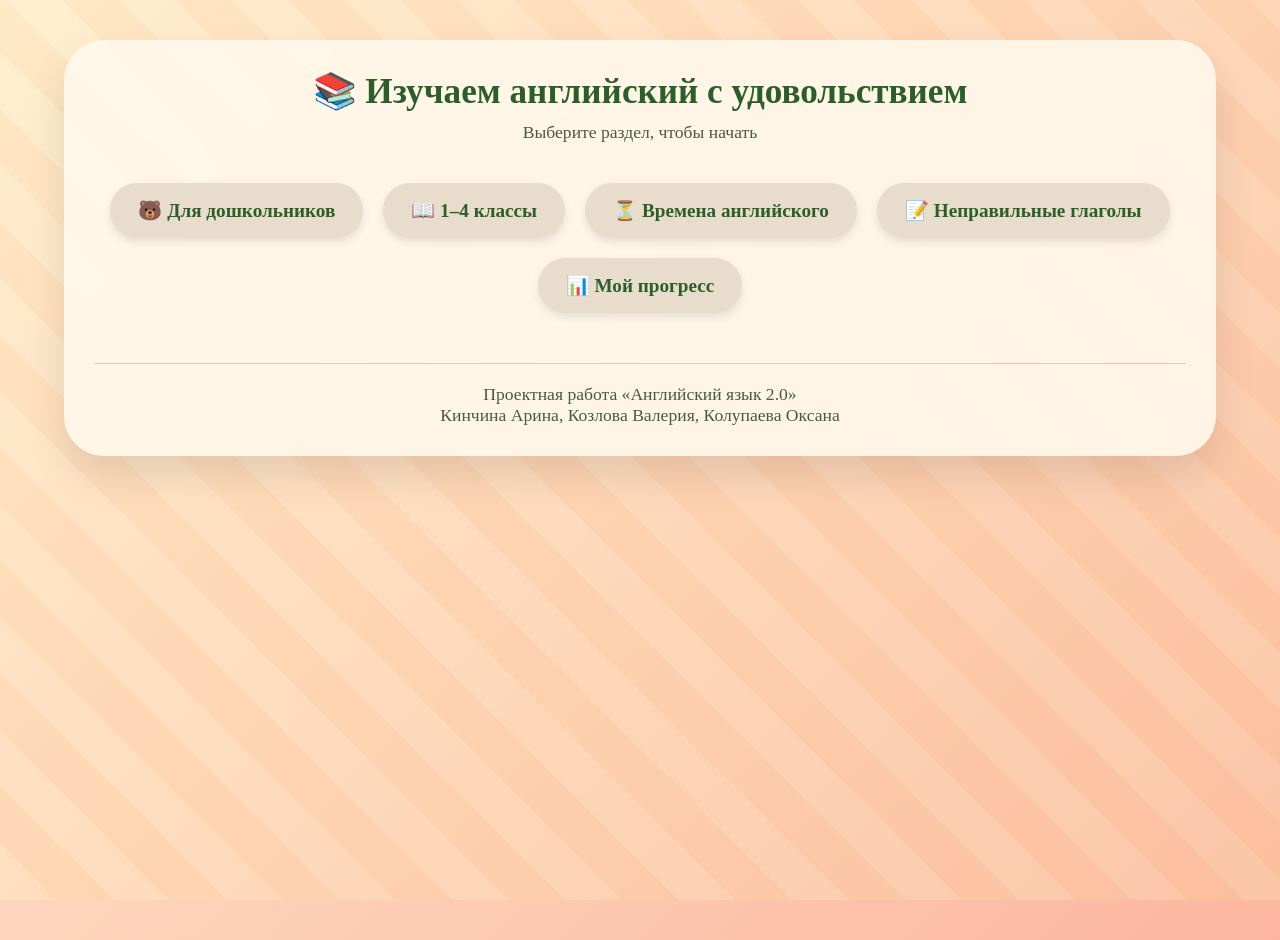
<file: index.html>
<!DOCTYPE html>
<html lang="ru">
<head>
    <meta charset="UTF-8">
    <meta name="viewport" content="width=device-width, initial-scale=1.0">
    <title>English Learning Hub</title>
    <link rel="stylesheet" href="style.css">
</head>
<body class="page-index">
    <!-- Контейнер для плавающих игрушек -->
    <div class="floating-toys"></div>

    <div class="container">
        <header>
            <h1>📚 Изучаем английский с удовольствием</h1>
            <p>Выберите раздел, чтобы начать</p>
        </header>

        <div class="buttons-grid">
            <a href="preschool.html" class="btn">🐻 Для дошкольников</a>
            <a href="grades1-4.html" class="btn">📖 1–4 классы</a>
            <a href="tenses.html" class="btn">⏳ Времена английского</a>
            <a href="irregular-verbs.html" class="btn">📝 Неправильные глаголы</a>
            <a href="progress.html" class="btn">📊 Мой прогресс</a>
        </div>

        <!-- Подпись внизу -->
        <footer style="text-align: center; margin-top: 50px; padding-top: 20px; border-top: 1px solid #dccbbc; color: #6b5a48;">
            <p>Проектная работа «Английский язык 2.0»</p>
            <p>Кинчина Арина, Козлова Валерия, Колупаева Оксана</p>
        </footer>
    </div>

    <script src="script.js"></script>
</body>
</html>
</file>
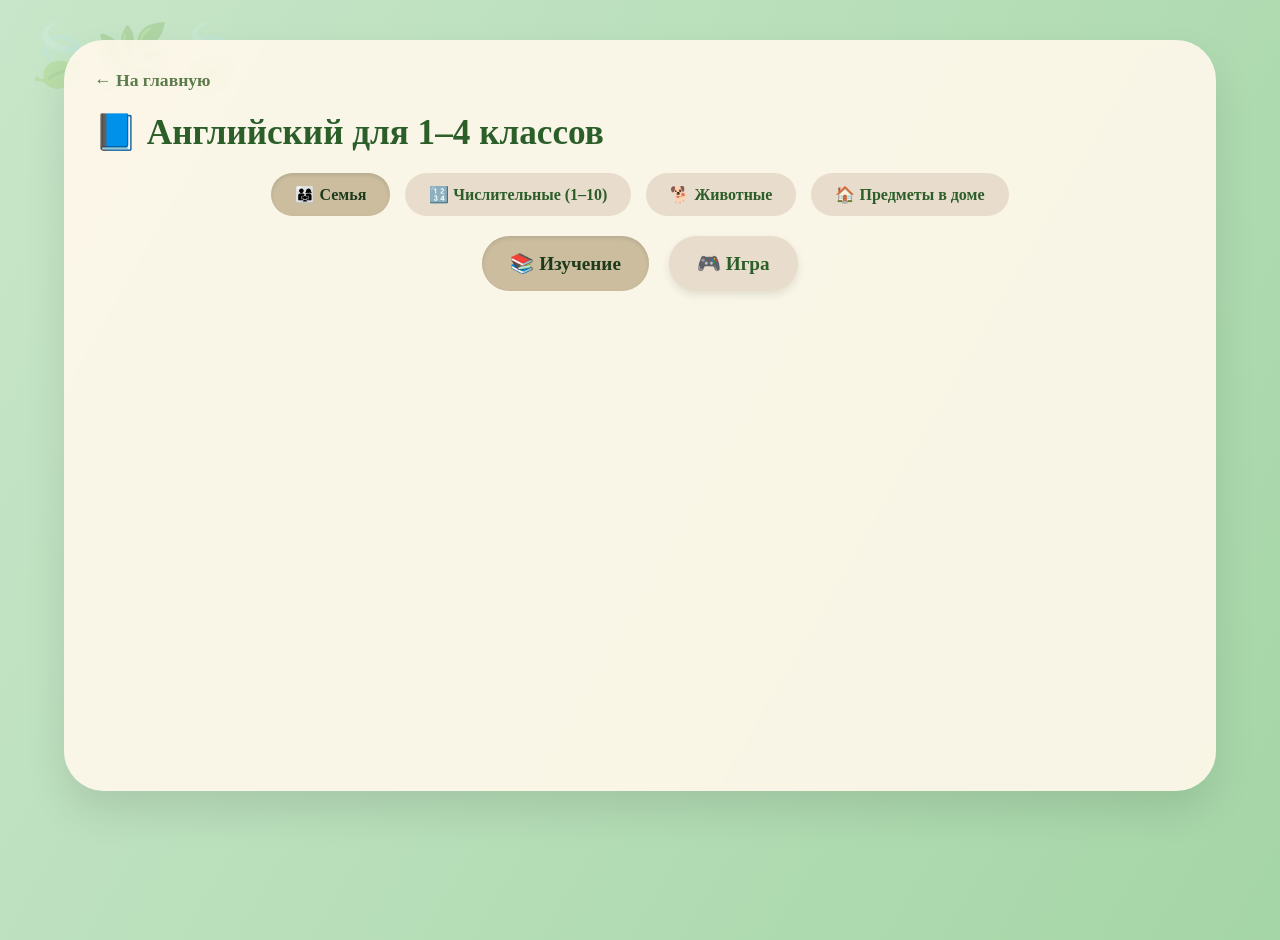
<file: grades1-4.html>
<!DOCTYPE html>
<html lang="ru">
<head>
    <meta charset="UTF-8">
    <meta name="viewport" content="width=device-width, initial-scale=1.0">
    <title>1–4 классы | English Learning</title>
    <link rel="stylesheet" href="style.css">
</head>
<body class="page-grades">
    <div class="container">
        <a href="index.html" class="back-link">← На главную</a>
        <h1>📘 Английский для 1–4 классов</h1>
        
        <div class="mode-buttons">
            <button class="mode-btn active" data-topic="family">👨‍👩‍👧 Семья</button>
            <button class="mode-btn" data-topic="numbers">🔢 Числительные (1–10)</button>
            <button class="mode-btn" data-topic="animals">🐕 Животные</button>
            <button class="mode-btn" data-topic="house">🏠 Предметы в доме</button>
        </div>

        <!-- Новые кнопки выбора режима -->
        <div class="study-play-buttons" style="display: flex; justify-content: center; gap: 20px; margin: 20px 0;">
            <button id="study-mode-btn" class="btn active-mode">📚 Изучение</button>
            <button id="game-mode-btn" class="btn">🎮 Игра</button>
        </div>

        <div id="content-area" class="content-area"></div>
    </div>

    <script src="script.js"></script>
</body>
</html>
</file>
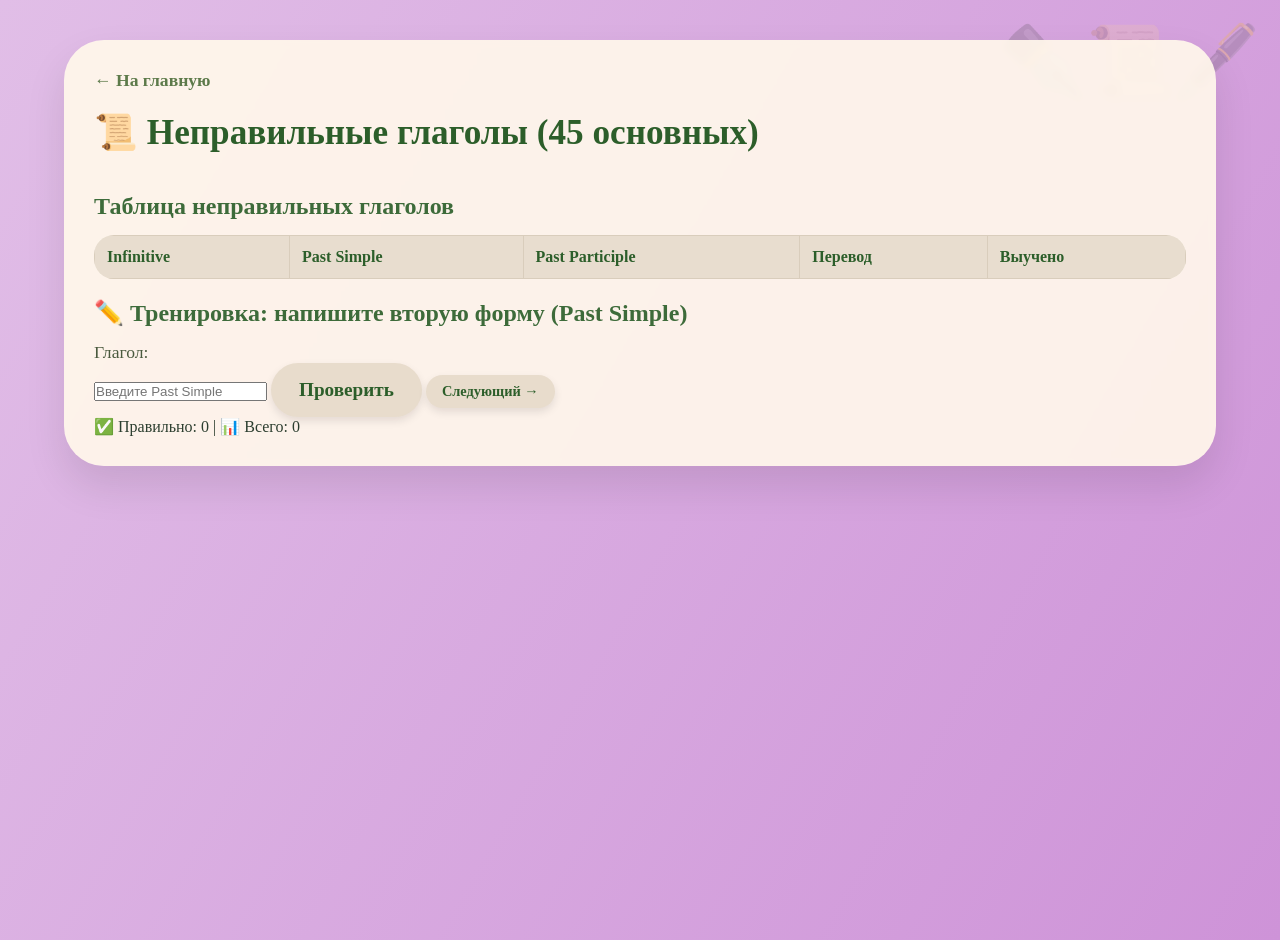
<file: irregular-verbs.html>
<!DOCTYPE html>
<html lang="ru">
<head>
    <meta charset="UTF-8">
    <meta name="viewport" content="width=device-width, initial-scale=1.0">
    <title>Неправильные глаголы | English Learning</title>
    <link rel="stylesheet" href="style.css">
</head>
<body class="page-verbs">
    <div class="container">
        <a href="index.html" class="back-link">← На главную</a>
        <h1>📜 Неправильные глаголы (45 основных)</h1>
        
        <div class="verbs-table">
            <h2>Таблица неправильных глаголов</h2>
            <div style="overflow-x: auto;">
                <table>
                    <thead>
                        <tr><th>Infinitive</th><th>Past Simple</th><th>Past Participle</th><th>Перевод</th><th>Выучено</th> </>
                    </thead>
                    <tbody id="verbs-table-body">
                        <!-- Таблица будет заполнена динамически через JavaScript, чтобы не дублировать данные -->
                    </tbody>
                </table>
            </div>
        </div>

        <div id="verb-training" class="verb-training">
            <h2>✏️ Тренировка: напишите вторую форму (Past Simple)</h2>
            <div class="verb-question">
                <p>Глагол: <strong id="verb-infinitive"></strong></p>
                <input type="text" id="verb-input" class="verb-input" placeholder="Введите Past Simple">
                <button id="check-verb" class="btn">Проверить</button>
                <button id="next-verb" class="btn small">Следующий →</button>
            </div>
            <div id="verb-feedback" class="verb-feedback"></div>
            <div class="verb-stats">
                <span>✅ Правильно: <span id="verb-correct-count">0</span></span> |
                <span>📊 Всего: <span id="verb-total-count">0</span></span>
            </div>
        </div>
    </div>
    <script src="script.js"></script>
</body>
</html>
</file>
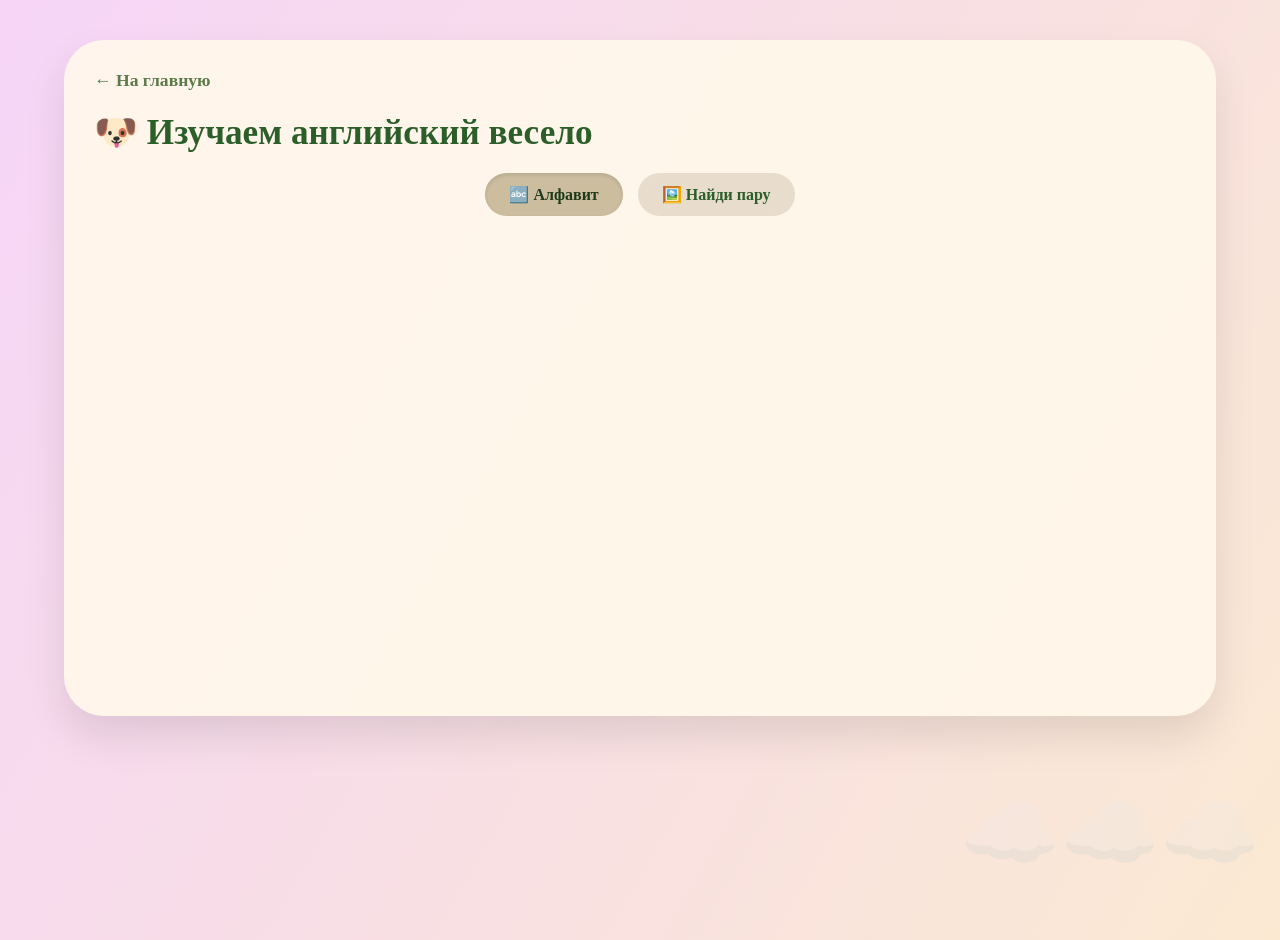
<file: preschool.html>
<!DOCTYPE html>
<html lang="ru">
<head>
    <meta charset="UTF-8">
    <meta name="viewport" content="width=device-width, initial-scale=1.0">
    <title>Для дошкольников | English Learning</title>
    <link rel="stylesheet" href="style.css">
</head>
<body class="page-preschool">
    <div class="container">
        <a href="index.html" class="back-link">← На главную</a>
        <h1>🐶 Изучаем английский весело</h1>
        
        <div class="mode-buttons">
            <button class="mode-btn active" data-mode="alphabet">🔤 Алфавит</button>
            <button class="mode-btn" data-mode="matching">🖼️ Найди пару</button>
        </div>

        <div id="content-area" class="content-area"></div>
    </div>

    <script src="script.js"></script>
</body>
</html>
</file>
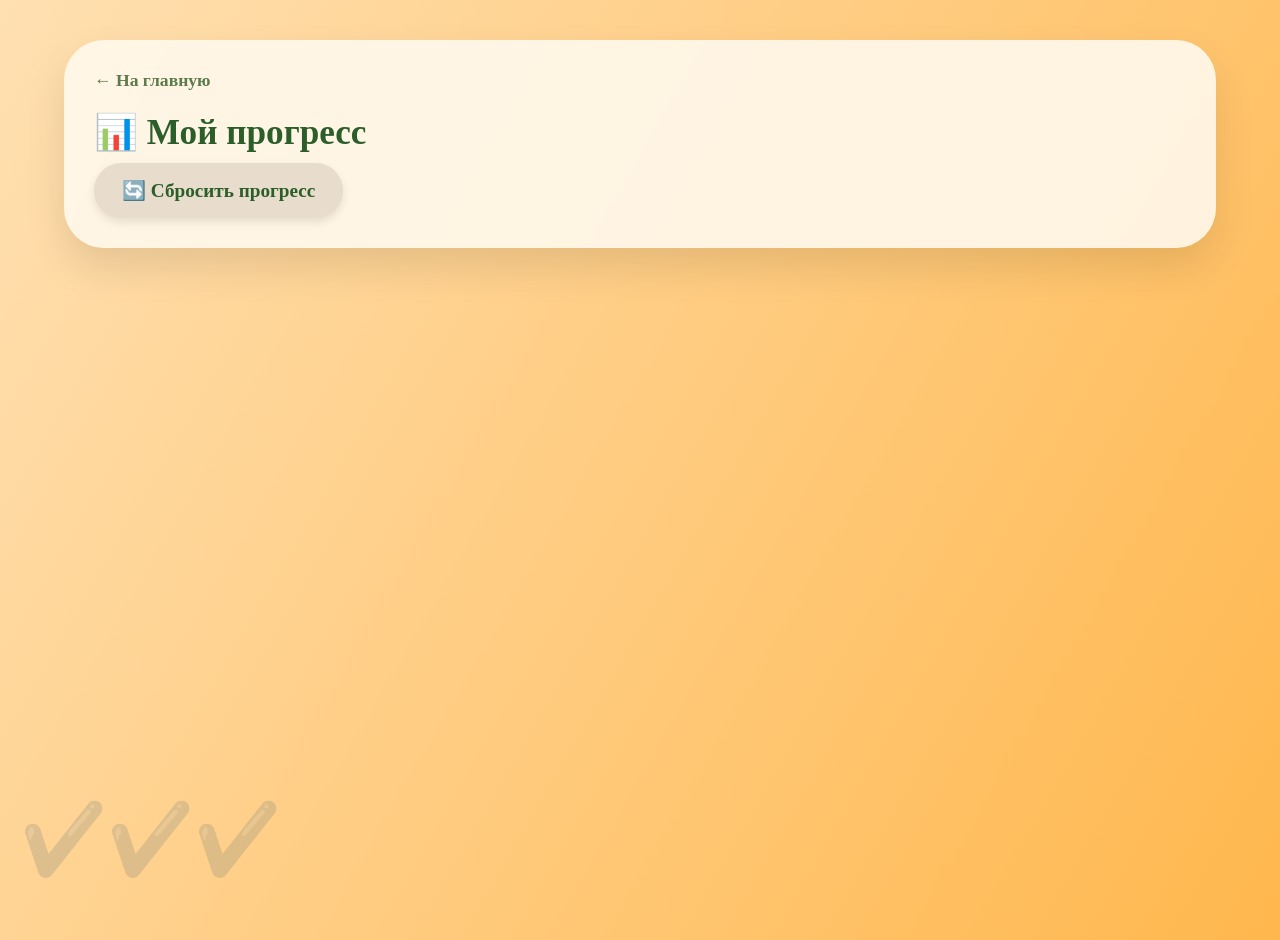
<file: progress.html>
<!DOCTYPE html>
<html lang="ru">
<head>
    <meta charset="UTF-8">
    <meta name="viewport" content="width=device-width, initial-scale=1.0">
    <title>Мой прогресс | English Learning</title>
    <link rel="stylesheet" href="style.css">
</head>
<body class="page-progress">
    <div class="container">
        <a href="index.html" class="back-link">← На главную</a>
        <h1>📊 Мой прогресс</h1>
        <div id="progress-stats"></div>
        <button id="reset-progress" class="btn">🔄 Сбросить прогресс</button>
    </div>
    <script src="script.js"></script>
</body>
</html>
</file>
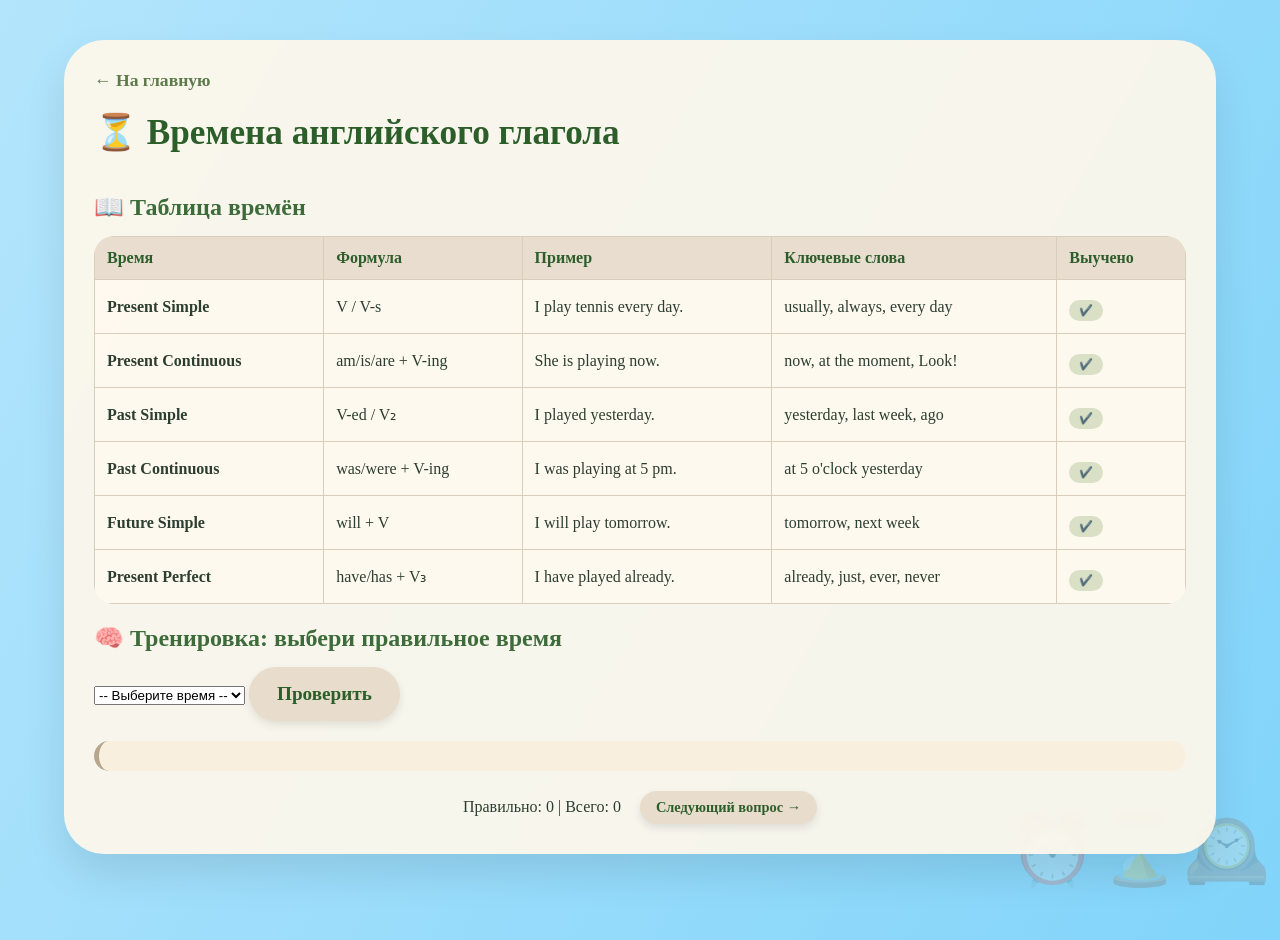
<file: tenses.html>
<!DOCTYPE html>
<html lang="ru">
<head>
    <meta charset="UTF-8">
    <meta name="viewport" content="width=device-width, initial-scale=1.0">
    <title>Времена английского | English Learning</title>
    <link rel="stylesheet" href="style.css">
</head>
<body class="page-tenses">
    <div class="container">
        <a href="index.html" class="back-link">← На главную</a>
        <h1>⏳ Времена английского глагола</h1>
        
        <div class="tenses-table">
            <h2>📖 Таблица времён</h2>
             <table>
                <thead>
                    <tr><th>Время</th><th>Формула</th><th>Пример</th><th>Ключевые слова</th><th>Выучено</th></tr>
                </thead>
                <tbody>
                    <tr><td><strong>Present Simple</strong></td><td>V / V-s</td><td>I play tennis every day.</td><td>usually, always, every day</td><td><button class="mark-btn" data-topic="tense_present_simple">✔️</button></td></tr>
                    <tr><td><strong>Present Continuous</strong></td><td>am/is/are + V-ing</td><td>She is playing now.</td><td>now, at the moment, Look!</td><td><button class="mark-btn" data-topic="tense_present_continuous">✔️</button></td></tr>
                    <tr><td><strong>Past Simple</strong></td><td>V-ed / V₂</td><td>I played yesterday.</td><td>yesterday, last week, ago</td><td><button class="mark-btn" data-topic="tense_past_simple">✔️</button></td></tr>
                    <tr><td><strong>Past Continuous</strong></td><td>was/were + V-ing</td><td>I was playing at 5 pm.</td><td>at 5 o'clock yesterday</td><td><button class="mark-btn" data-topic="tense_past_continuous">✔️</button></td></tr>
                    <tr><td><strong>Future Simple</strong></td><td>will + V</td><td>I will play tomorrow.</td><td>tomorrow, next week</td><td><button class="mark-btn" data-topic="tense_future_simple">✔️</button></td></tr>
                    <tr><td><strong>Present Perfect</strong></td><td>have/has + V₃</td><td>I have played already.</td><td>already, just, ever, never</td><td><button class="mark-btn" data-topic="tense_present_perfect">✔️</button></td></tr>
                </tbody>
            </table>
        </div>

        <div class="training-block">
            <h2>🧠 Тренировка: выбери правильное время</h2>
            <div id="training-question">
                <p id="sentence-display" class="sentence"></p>
                <select id="tense-select">
                    <option value="">-- Выберите время --</option>
                    <option value="present_simple">Present Simple</option>
                    <option value="present_continuous">Present Continuous</option>
                    <option value="past_simple">Past Simple</option>
                    <option value="past_continuous">Past Continuous</option>
                    <option value="future_simple">Future Simple</option>
                    <option value="present_perfect">Present Perfect</option>
                </select>
                <button id="check-answer" class="btn">Проверить</button>
            </div>
            <div id="feedback" class="feedback"></div>
            <div id="training-stats" class="stats">
                <span>Правильно: <span id="correct-count">0</span></span> |
                <span>Всего: <span id="total-count">0</span></span>
                <button id="next-question" class="btn small" style="margin-left: 15px;">Следующий вопрос →</button>
            </div>
        </div>
    </div>
    <script src="script.js"></script>
</body>
</html>
</file>
<file: style.css>
* {
    margin: 0;
    padding: 0;
    box-sizing: border-box;
}

body {
    font-family: 'Segoe UI', 'Times New Roman', Times, serif;
    color: #2c3e2f;
    min-height: 100vh;
    background-size: cover;
    background-attachment: fixed;
    position: relative;
    overflow-x: hidden;
}

/* ЯРКИЕ ФОНЫ ДЛЯ КАЖДОЙ СТРАНИЦЫ */
.page-index {
    background: linear-gradient(135deg, #ffecd2 0%, #fcb69f 100%);
    position: relative;
}
.page-index::before {
    content: "";
    position: fixed;
    top: 0;
    left: 0;
    width: 100%;
    height: 100%;
    background: repeating-linear-gradient(45deg, rgba(255,255,200,0.2) 0px, rgba(255,255,200,0.2) 40px, rgba(255,220,150,0.2) 40px, rgba(255,220,150,0.2) 80px);
    pointer-events: none;
    z-index: 0;
}

.page-preschool {
    background: linear-gradient(120deg, #f6d5f7, #fbe9d2);
    position: relative;
}
.page-preschool::before {
    content: "☁️☁️☁️";
    position: fixed;
    bottom: 20px;
    right: 20px;
    font-size: 80px;
    opacity: 0.2;
    pointer-events: none;
    white-space: pre;
}

.page-grades {
    background: linear-gradient(120deg, #c8e6c9, #a5d6a7);
    position: relative;
}
.page-grades::before {
    content: "🍃🌿🍃";
    position: fixed;
    top: 20px;
    left: 20px;
    font-size: 60px;
    opacity: 0.2;
    pointer-events: none;
}

.page-tenses {
    background: linear-gradient(120deg, #b3e5fc, #81d4fa);
    position: relative;
}
.page-tenses::before {
    content: "⏰⌛🕰️";
    position: fixed;
    bottom: 10px;
    right: 10px;
    font-size: 70px;
    opacity: 0.2;
    pointer-events: none;
}

.page-verbs {
    background: linear-gradient(120deg, #e1bee7, #ce93d8);
    position: relative;
}
.page-verbs::before {
    content: "✒️📜🖋️";
    position: fixed;
    top: 20px;
    right: 20px;
    font-size: 70px;
    opacity: 0.2;
    pointer-events: none;
}

.page-progress {
    background: linear-gradient(120deg, #ffe0b2, #ffb74d);
    position: relative;
}
.page-progress::before {
    content: "✔️✔️✔️";
    position: fixed;
    bottom: 20px;
    left: 20px;
    font-size: 70px;
    opacity: 0.2;
    pointer-events: none;
}

.container {
    max-width: 1200px;
    width: 90%;
    margin: 40px auto;
    padding: 30px;
    background-color: rgba(255, 248, 235, 0.92);
    border-radius: 40px;
    box-shadow: 0 20px 40px rgba(0,0,0,0.1);
    backdrop-filter: blur(3px);
    position: relative;
    z-index: 2;
}

/* ИНТЕРАКТИВНЫЕ ИГРУШКИ НА ГЛАВНОЙ */
.floating-toys {
    position: fixed;
    top: 0;
    left: 0;
    width: 100%;
    height: 100%;
    pointer-events: none;
    z-index: 1;
    overflow: hidden;
}

.toy {
    position: absolute;
    font-size: 3rem;
    cursor: pointer;
    pointer-events: auto;
    transition: transform 0.3s ease, filter 0.2s;
    user-select: none;
    filter: drop-shadow(0 4px 6px rgba(0,0,0,0.2));
    animation: float 6s infinite ease-in-out;
}

@keyframes float {
    0% { transform: translateY(0px) rotate(0deg); }
    50% { transform: translateY(-20px) rotate(5deg); }
    100% { transform: translateY(0px) rotate(0deg); }
}

.toy:hover {
    transform: scale(1.2) rotate(10deg);
    filter: drop-shadow(0 8px 12px rgba(0,0,0,0.3));
    transition: transform 0.2s;
}

.toy:active {
    animation: bounce 0.3s ease;
}

@keyframes bounce {
    0% { transform: scale(1) rotate(0deg); }
    50% { transform: scale(1.3) rotate(20deg); }
    100% { transform: scale(1) rotate(0deg); }
}

/* ОБЩИЕ ЭЛЕМЕНТЫ */
header {
    text-align: center;
    margin-bottom: 40px;
}

h1 {
    font-size: 2.2rem;
    margin-bottom: 10px;
    color: #2c5e2a;
}

h2 {
    color: #3d6b3a;
    margin: 20px 0 15px 0;
}

h3 {
    color: #4a7a46;
    margin: 15px 0 10px 0;
}

p {
    font-size: 1.1rem;
    color: #4a5a3e;
}

.buttons-grid {
    display: flex;
    flex-wrap: wrap;
    gap: 20px;
    justify-content: center;
}

.btn {
    background: #e8dccc;
    padding: 16px 28px;
    border-radius: 60px;
    text-decoration: none;
    color: #2c5e2a;
    font-size: 1.2rem;
    font-weight: bold;
    transition: all 0.3s ease;
    border: none;
    cursor: pointer;
    display: inline-block;
    font-family: inherit;
    box-shadow: 0 4px 8px rgba(0,0,0,0.1);
}

.btn:hover {
    background: #d4c4ae;
    transform: translateY(-3px);
    box-shadow: 0 8px 16px rgba(0,0,0,0.15);
}

.btn.small {
    padding: 8px 16px;
    font-size: 0.9rem;
}

.card {
    background: #fffaf2;
    border-radius: 28px;
    padding: 20px;
    margin: 20px 0;
    box-shadow: 0 4px 12px rgba(0,0,0,0.05);
    border: 1px solid #e2d8ca;
}

/* Таблицы – горизонтальная прокрутка на мобильных */
.tenses-table, .verbs-table {
    overflow-x: auto;
    margin: 20px 0;
}
table {
    width: 100%;
    border-collapse: collapse;
    background: rgba(255, 250, 240, 0.9);
    border-radius: 20px;
    overflow: hidden;
    min-width: 600px; /* чтобы на мобильных была прокрутка, а не сжатие */
}
th, td {
    border: 1px solid #d9cdbc;
    padding: 12px;
    text-align: left;
}
th {
    background-color: #e8ddcf;
    color: #2c5e2a;
}

.back-link {
    display: inline-block;
    margin-bottom: 20px;
    color: #5d7a4a;
    text-decoration: none;
    font-weight: bold;
    font-size: 1.1rem;
}

.back-link:hover {
    text-decoration: underline;
}

.mode-buttons {
    display: flex;
    gap: 15px;
    justify-content: center;
    margin: 20px 0;
    flex-wrap: wrap;
}

.mode-btn {
    background: #e8dccc;
    border: none;
    padding: 12px 24px;
    border-radius: 40px;
    font-family: inherit;
    font-size: 1rem;
    color: #2c5e2a;
    cursor: pointer;
    transition: all 0.2s;
    font-weight: bold;
}

.mode-btn.active {
    background: #cbbd9e;
    color: #1e3a1c;
    box-shadow: inset 0 2px 4px rgba(0,0,0,0.1);
}

.active-mode {
    background: #cbbd9e !important;
    color: #1e3a1c !important;
    box-shadow: inset 0 2px 4px rgba(0,0,0,0.1);
}

.content-area {
    min-height: 450px;
    margin-top: 20px;
}

.feedback {
    margin: 20px 0;
    padding: 15px 20px;
    border-radius: 20px;
    background: #f9efdf;
    border-left: 5px solid #b6a68b;
}

.feedback.correct {
    background: #d9efd9;
    border-left-color: #4caf50;
}

.feedback.wrong {
    background: #ffe0e0;
    border-left-color: #f44336;
}

.stats {
    margin-top: 15px;
    font-size: 1rem;
    text-align: center;
}

/* Дошкольники: алфавит */
.alphabet-grid {
    display: flex;
    flex-wrap: wrap;
    gap: 15px;
    justify-content: center;
}

.letter-card {
    background: #fffef7;
    border-radius: 20px;
    width: 110px;
    padding: 15px 10px;
    text-align: center;
    box-shadow: 0 6px 12px rgba(0,0,0,0.08);
    transition: transform 0.2s;
    border: 1px solid #e2d4c4;
}

.letter-card:hover {
    transform: translateY(-5px);
}

.letter {
    font-size: 3.2rem;
    font-weight: bold;
    margin-bottom: 8px;
}

.letter-card .word {
    font-size: 1rem;
    margin: 8px 0;
    font-weight: bold;
    color: #3d6b3a;
}

.speak-btn {
    background: #f0e5d8;
    border: none;
    border-radius: 30px;
    padding: 5px 12px;
    margin-top: 8px;
    cursor: pointer;
    font-size: 0.8rem;
    font-family: inherit;
}

.mark-btn {
    background: #d9e0c5;
    border: none;
    border-radius: 20px;
    padding: 4px 10px;
    margin-top: 8px;
    cursor: pointer;
    font-size: 0.7rem;
    font-family: inherit;
}

/* Игра "Найди пару" – квадратная сетка */
.matching-game {
    display: grid;
    grid-template-columns: repeat(4, 1fr);
    gap: 20px;
    justify-items: center;
    align-items: center;
    max-width: 800px;
    margin: 20px auto;
}

.matching-card {
    width: 100%;
    aspect-ratio: 1 / 1;
    background: #f5ede2;
    border-radius: 20px;
    cursor: pointer;
    display: flex;
    flex-direction: column;
    align-items: center;
    justify-content: center;
    box-shadow: 0 4px 8px rgba(0,0,0,0.1);
    transition: all 0.2s;
    border: 3px solid #e2d4c4;
    padding: 10px;
    position: relative;
}

.matching-item {
    background: #fffef7;
    border-radius: 24px;
    padding: 20px;
    width: 180px;
    text-align: center;
    cursor: pointer;
    transition: all 0.2s;
    border: 3px solid transparent;
    box-shadow: 0 4px 12px rgba(0,0,0,0.1);
}

.matching-item.selected {
    border-color: #7c9c68;
    background: #faf3e8;
    transform: scale(1.02);
}

.matching-item .matching-emoji {
    font-size: 4rem;
    display: block;
    margin-bottom: 15px;
}

.matching-word {
    font-size: 1.5rem;
    font-weight: bold;
    margin: 10px 0;
    color: #2c5e2a;
    min-height: 50px;
}

.result-message {
    margin-top: 25px;
    font-size: 1.3rem;
    text-align: center;
    font-weight: bold;
    padding: 15px;
    border-radius: 30px;
    background: #f0e5d8;
}

/* 1-4 классы */
.grade-game {
    display: flex;
    flex-wrap: wrap;
    gap: 30px;
    justify-content: center;
}

.words-column, .pictures-column {
    flex: 1;
    min-width: 280px;
    background: rgba(255, 252, 245, 0.85);
    border-radius: 28px;
    padding: 20px;
}

.grade-words-list {
    display: flex;
    flex-wrap: wrap;
    gap: 12px;
    justify-content: center;
}

.grade-word-card {
    background: #fffaf2;
    padding: 12px 20px;
    border-radius: 40px;
    display: inline-flex;
    align-items: center;
    gap: 10px;
    cursor: pointer;
    transition: all 0.2s;
    border: 2px solid #e2d4c4;
    font-size: 1.1rem;
    font-weight: bold;
}

.grade-word-card.selected {
    background: #d4e2ca;
    border-color: #7c9c68;
    box-shadow: 0 2px 8px rgba(0,0,0,0.1);
}

.word-text {
    font-size: 1.1rem;
    font-weight: bold;
}

.speak-word-btn {
    background: none;
    border: none;
    font-size: 1.2rem;
    cursor: pointer;
    padding: 0 5px;
}

.grade-pictures-list {
    display: flex;
    flex-wrap: wrap;
    gap: 15px;
    justify-content: center;
}

.grade-picture-card {
    background: #fffaf2;
    padding: 15px;
    border-radius: 20px;
    cursor: pointer;
    transition: all 0.2s;
    border: 2px solid #e2d4c4;
    width: 110px;
    text-align: center;
}

.grade-picture-card:hover {
    transform: scale(1.05);
    background: #fcf3e8;
}

.grade-picture-card .picture-emoji {
    font-size: 3rem;
    display: block;
}

.grade-picture-card .picture-label {
    margin-top: 8px;
    font-size: 0.8rem;
    color: #6b5a48;
}

.topic-complete-btn {
    text-align: center;
    margin: 30px 0 15px;
}

/* АДАПТИВНОСТЬ ДЛЯ ПЛАНШЕТОВ И ТЕЛЕФОНОВ */
@media (max-width: 768px) {
    .container {
        width: 95%;
        padding: 20px;
    }
    h1 {
        font-size: 1.8rem;
    }
    h2 {
        font-size: 1.5rem;
    }
    .btn {
        padding: 12px 20px;
        font-size: 1rem;
    }
    .letter-card {
        width: 100px;
        padding: 12px 8px;
    }
    .letter {
        font-size: 2.5rem;
    }
    .matching-game {
        grid-template-columns: repeat(3, 1fr);
        gap: 15px;
    }
    .study-cards {
        gap: 15px;
    }
    .study-card {
        width: 160px;
    }
}

@media (max-width: 600px) {
    .buttons-grid {
        flex-direction: column;
        align-items: stretch;
    }
    .btn {
        text-align: center;
    }
    .mode-buttons {
        flex-direction: column;
        align-items: stretch;
    }
    .mode-btn {
        text-align: center;
    }
    .alphabet-grid {
        gap: 10px;
    }
    .letter-card {
        width: 80px;
        padding: 10px 5px;
    }
    .letter {
        font-size: 2rem;
    }
    .letter-card .word {
        font-size: 0.8rem;
    }
    .matching-game {
        grid-template-columns: repeat(2, 1fr);
        gap: 12px;
    }
    .study-cards {
        display: flex;
        flex-wrap: wrap;
        justify-content: center;
        gap: 12px;
    }
    .study-card {
        width: 140px;
        padding: 12px;
    }
    .grade-game {
        flex-direction: column;
    }
    .words-column, .pictures-column {
        min-width: auto;
    }
    .grade-word-card {
        padding: 8px 16px;
        font-size: 1rem;
    }
    .grade-picture-card {
        width: 90px;
        padding: 10px;
    }
    .grade-picture-card .picture-emoji {
        font-size: 2.5rem;
    }
    .result-message {
        font-size: 1rem;
    }
    .tenses-table table, .verbs-table table {
        min-width: 500px;
    }
}

@media (max-width: 480px) {
    .container {
        padding: 15px;
    }
    h1 {
        font-size: 1.5rem;
    }
    .letter-card {
        width: 70px;
    }
    .letter {
        font-size: 1.8rem;
    }
    .study-card {
        width: 130px;
    }
    .study-card div:first-child {
        font-size: 2.5rem;
    }
    .study-card div:nth-child(2) {
        font-size: 1.2rem;
    }
    .grade-picture-card {
        width: 80px;
    }
    .grade-picture-card .picture-emoji {
        font-size: 2rem;
    }
    .btn {
        padding: 10px 16px;
        font-size: 0.9rem;
    }
}
</file>
